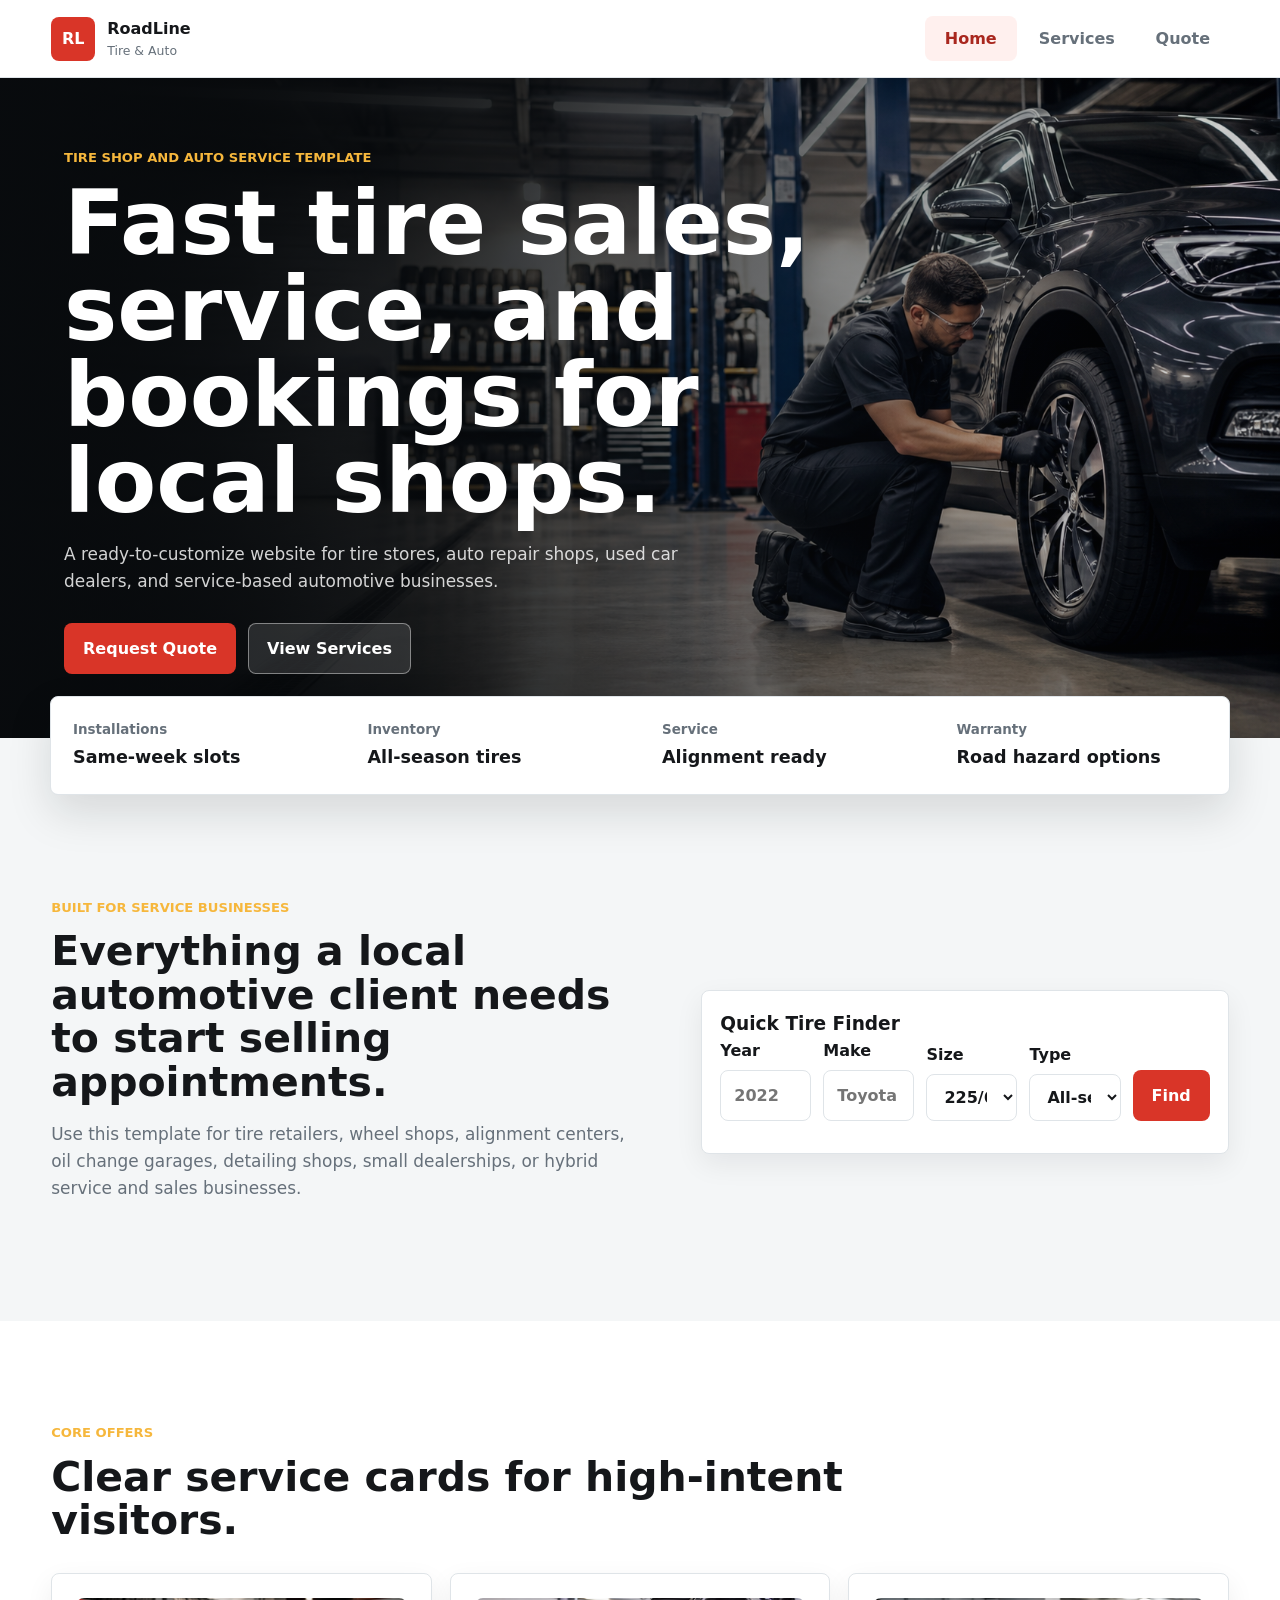
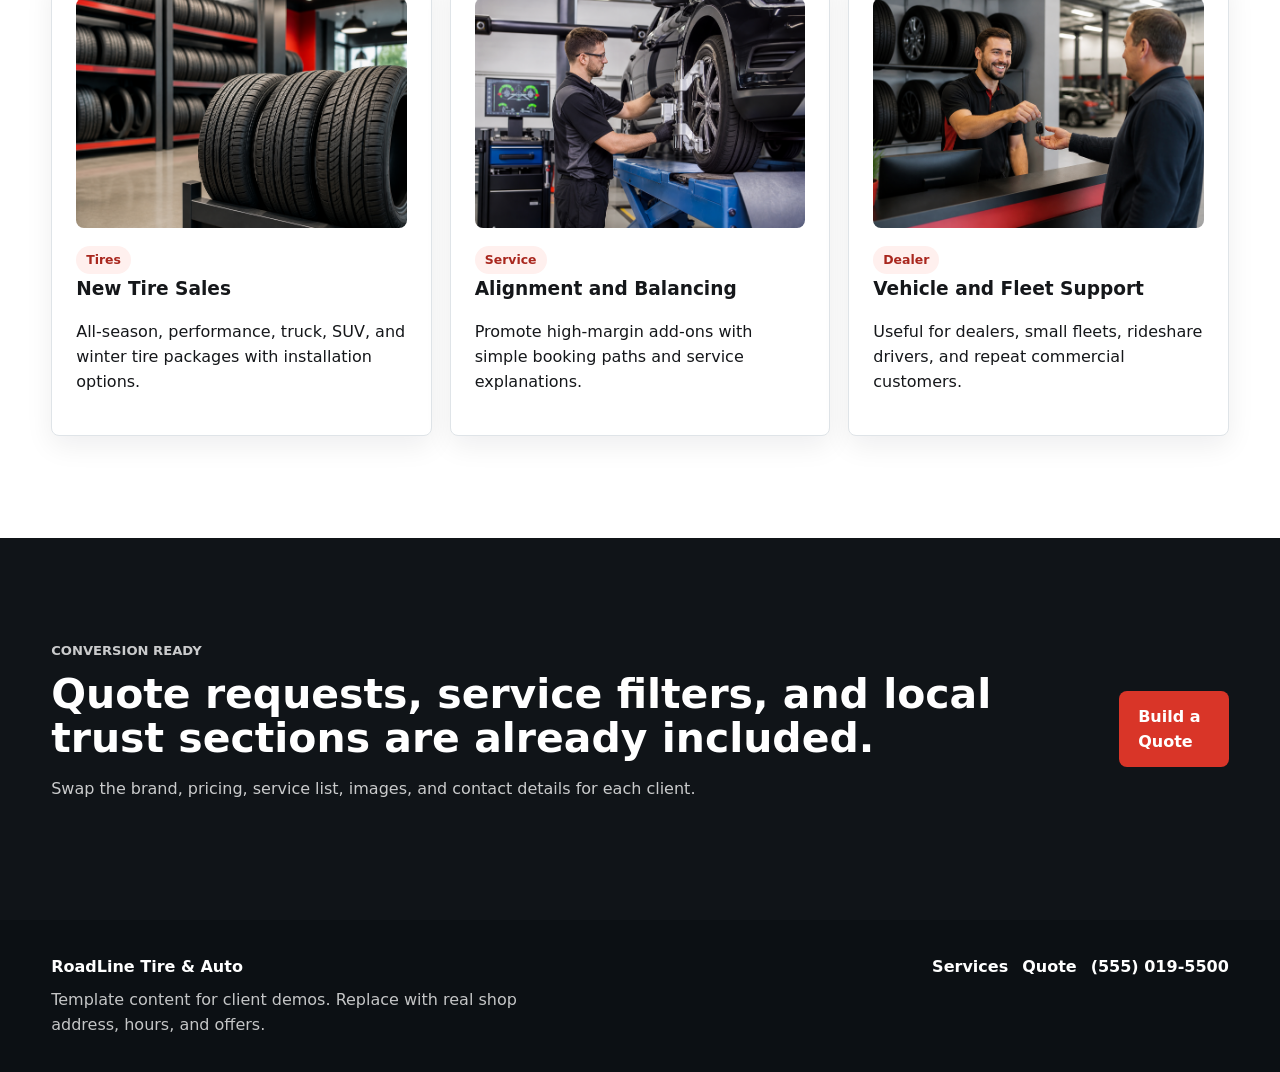
<file: index.html>
﻿<!doctype html>
<html lang="en">
<head>
  <meta charset="utf-8">
  <meta name="viewport" content="width=device-width, initial-scale=1">
  <title>RoadLine Tire & Auto | Service Website Template</title>
  <meta name="description" content="A polished tire, auto service, and dealer website template with service pages, tire finder, and quote requests.">
  <link rel="stylesheet" href="assets/styles.css">
</head>
<body>
  <header class="site-header">
    <a class="brand" href="index.html" aria-label="RoadLine home">
      <span class="brand-mark">RL</span>
      <span><strong>RoadLine</strong><small>Tire & Auto</small></span>
    </a>
    <button class="nav-toggle" type="button" aria-label="Open navigation" aria-expanded="false"><span></span><span></span><span></span></button>
    <nav class="site-nav" aria-label="Primary navigation">
      <a class="active" href="index.html">Home</a>
      <a href="services.html">Services</a>
      <a href="quote.html">Quote</a>
    </nav>
  </header>

  <main>
    <section class="hero">
      <div class="hero-media" role="img" aria-label="Modern tire and auto service shop"></div>
      <div class="hero-content">
        <p class="eyebrow">Tire shop and auto service template</p>
        <h1>Fast tire sales, service, and bookings for local shops.</h1>
        <p>A ready-to-customize website for tire stores, auto repair shops, used car dealers, and service-based automotive businesses.</p>
        <div class="actions">
          <a class="button primary" href="quote.html">Request Quote</a>
          <a class="button secondary" href="services.html">View Services</a>
        </div>
      </div>
    </section>

    <section class="quick-strip" aria-label="Shop highlights">
      <div><span>Installations</span><strong>Same-week slots</strong></div>
      <div><span>Inventory</span><strong>All-season tires</strong></div>
      <div><span>Service</span><strong>Alignment ready</strong></div>
      <div><span>Warranty</span><strong>Road hazard options</strong></div>
    </section>

    <section class="section two-column">
      <div>
        <p class="eyebrow">Built for service businesses</p>
        <h2>Everything a local automotive client needs to start selling appointments.</h2>
        <p class="section-copy">Use this template for tire retailers, wheel shops, alignment centers, oil change garages, detailing shops, small dealerships, or hybrid service and sales businesses.</p>
      </div>
      <div class="finder-panel">
        <h3>Quick Tire Finder</h3>
        <form class="finder-form" id="finderForm">
          <label>Year<input name="year" required placeholder="2022"></label>
          <label>Make<input name="make" required placeholder="Toyota"></label>
          <label>Size<select name="size" required><option>225/65R17</option><option>215/55R17</option><option>245/45R19</option><option>265/70R17</option></select></label>
          <label>Type<select name="type" required><option>All-season</option><option>Performance</option><option>Truck/SUV</option><option>Winter</option></select></label>
          <button class="button primary" type="submit">Find</button>
        </form>
        <p class="finder-result" id="finderResult" role="status" aria-live="polite"></p>
      </div>
    </section>

    <section class="section muted">
      <div class="section-heading">
        <p class="eyebrow">Core offers</p>
        <h2>Clear service cards for high-intent visitors.</h2>
      </div>
      <div class="card-grid">
        <article class="card">
          <img src="assets/images/tire-display.png" alt="New tires displayed in a showroom">
          <span class="badge">Tires</span>
          <h3>New Tire Sales</h3>
          <p>All-season, performance, truck, SUV, and winter tire packages with installation options.</p>
        </article>
        <article class="card">
          <img src="assets/images/alignment-service.png" alt="Wheel alignment service in a clean auto bay">
          <span class="badge">Service</span>
          <h3>Alignment and Balancing</h3>
          <p>Promote high-margin add-ons with simple booking paths and service explanations.</p>
        </article>
        <article class="card">
          <img src="assets/images/customer-service.png" alt="Service advisor helping a customer">
          <span class="badge">Dealer</span>
          <h3>Vehicle and Fleet Support</h3>
          <p>Useful for dealers, small fleets, rideshare drivers, and repeat commercial customers.</p>
        </article>
      </div>
    </section>

    <section class="section cta-band">
      <div>
        <p class="eyebrow">Conversion ready</p>
        <h2>Quote requests, service filters, and local trust sections are already included.</h2>
        <p>Swap the brand, pricing, service list, images, and contact details for each client.</p>
      </div>
      <a class="button primary" href="quote.html">Build a Quote</a>
    </section>
  </main>

  <footer class="site-footer">
    <div><strong>RoadLine Tire & Auto</strong><p>Template content for client demos. Replace with real shop address, hours, and offers.</p></div>
    <div class="footer-links"><a href="services.html">Services</a><a href="quote.html">Quote</a><a href="tel:+15550195500">(555) 019-5500</a></div>
  </footer>
  <script src="assets/app.js"></script>
</body>
</html>
</file>
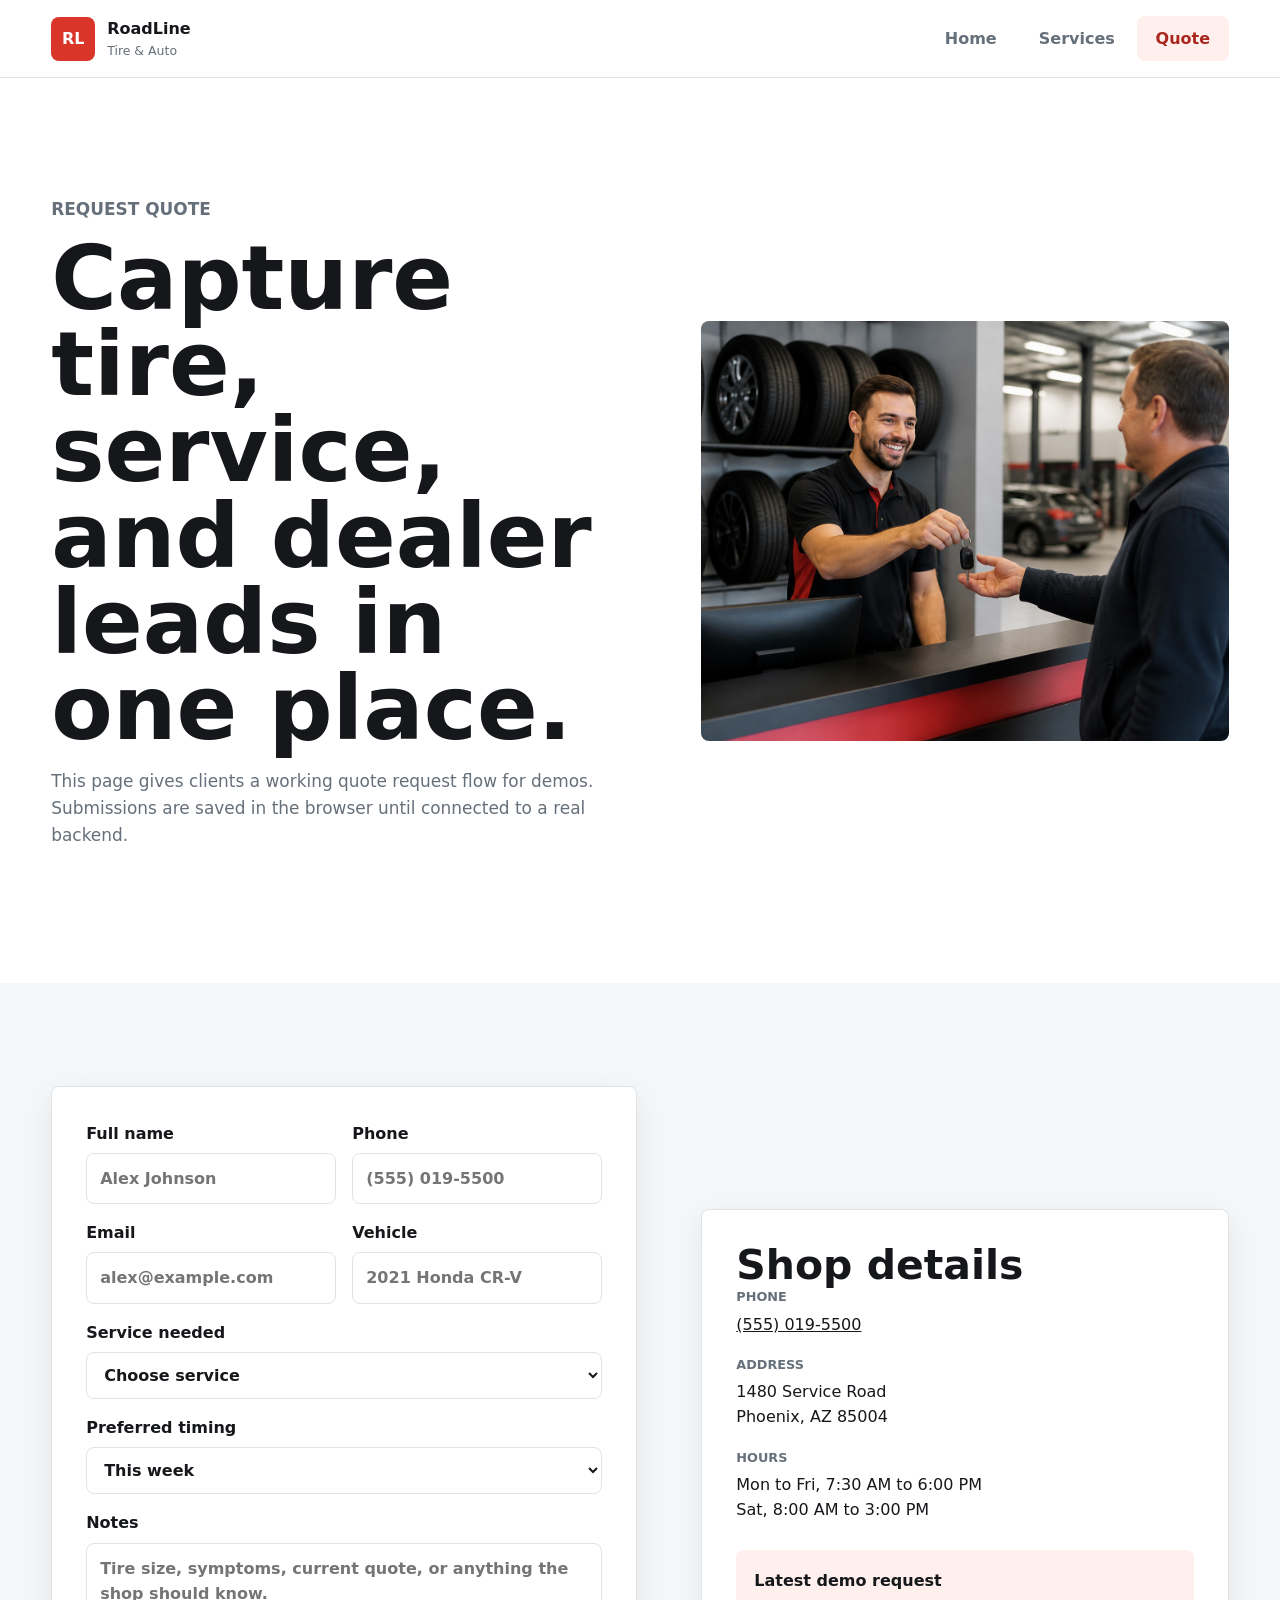
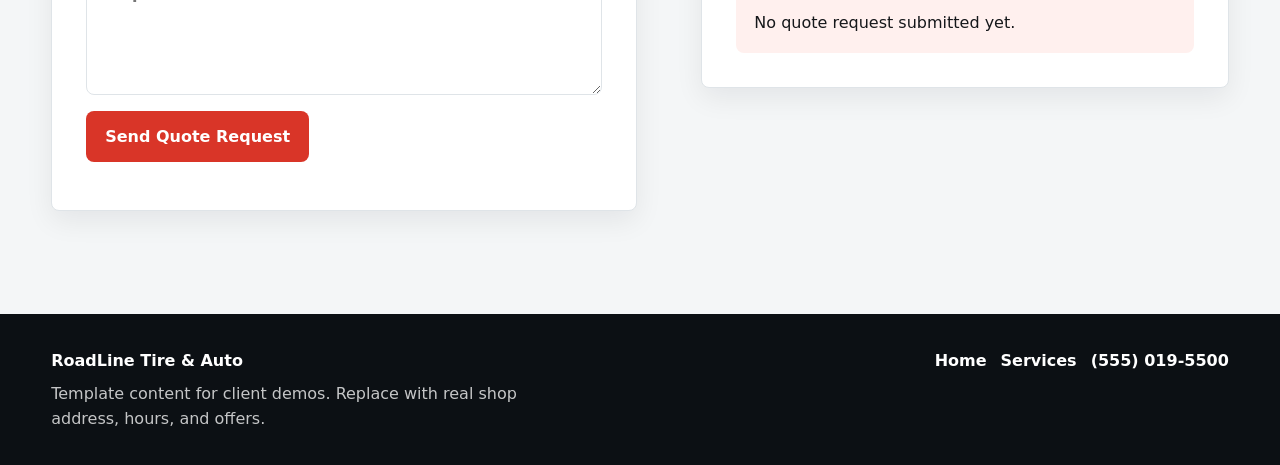
<file: quote.html>
﻿<!doctype html>
<html lang="en">
<head>
  <meta charset="utf-8">
  <meta name="viewport" content="width=device-width, initial-scale=1">
  <title>Quote | RoadLine Tire & Auto</title>
  <meta name="description" content="Quote request page template for tire shops and auto service businesses.">
  <link rel="stylesheet" href="assets/styles.css">
</head>
<body>
  <header class="site-header">
    <a class="brand" href="index.html" aria-label="RoadLine home"><span class="brand-mark">RL</span><span><strong>RoadLine</strong><small>Tire & Auto</small></span></a>
    <button class="nav-toggle" type="button" aria-label="Open navigation" aria-expanded="false"><span></span><span></span><span></span></button>
    <nav class="site-nav" aria-label="Primary navigation"><a href="index.html">Home</a><a href="services.html">Services</a><a class="active" href="quote.html">Quote</a></nav>
  </header>

  <main>
    <section class="page-hero split">
      <div>
        <p class="eyebrow">Request quote</p>
        <h1>Capture tire, service, and dealer leads in one place.</h1>
        <p>This page gives clients a working quote request flow for demos. Submissions are saved in the browser until connected to a real backend.</p>
      </div>
      <img src="assets/images/customer-service.png" alt="Service advisor helping a customer at the counter">
    </section>

    <section class="section form-layout">
      <form class="quote-form" id="quoteForm">
        <div class="form-row">
          <label>Full name<input name="name" autocomplete="name" required placeholder="Alex Johnson"></label>
          <label>Phone<input name="phone" autocomplete="tel" required placeholder="(555) 019-5500"></label>
        </div>
        <div class="form-row">
          <label>Email<input type="email" name="email" autocomplete="email" required placeholder="alex@example.com"></label>
          <label>Vehicle<input name="vehicle" placeholder="2021 Honda CR-V"></label>
        </div>
        <label>Service needed<select name="service" required><option value="">Choose service</option><option>New tire quote</option><option>Tire installation</option><option>Wheel alignment</option><option>Brake or inspection check</option><option>Fleet or dealer account</option></select></label>
        <label>Preferred timing<select name="timing" required><option>This week</option><option>Next week</option><option>Today if available</option><option>Just pricing</option></select></label>
        <label>Notes<textarea name="notes" rows="5" placeholder="Tire size, symptoms, current quote, or anything the shop should know."></textarea></label>
        <button class="button primary" type="submit">Send Quote Request</button>
        <p class="form-message" id="formMessage" role="status" aria-live="polite"></p>
      </form>

      <aside class="contact-panel">
        <h2>Shop details</h2>
        <dl>
          <div><dt>Phone</dt><dd><a href="tel:+15550195500">(555) 019-5500</a></dd></div>
          <div><dt>Address</dt><dd>1480 Service Road<br>Phoenix, AZ 85004</dd></div>
          <div><dt>Hours</dt><dd>Mon to Fri, 7:30 AM to 6:00 PM<br>Sat, 8:00 AM to 3:00 PM</dd></div>
        </dl>
        <div class="saved-quote" id="savedQuote"><strong>Latest demo request</strong><p>No quote request submitted yet.</p></div>
      </aside>
    </section>
  </main>

  <footer class="site-footer">
    <div><strong>RoadLine Tire & Auto</strong><p>Template content for client demos. Replace with real shop address, hours, and offers.</p></div>
    <div class="footer-links"><a href="index.html">Home</a><a href="services.html">Services</a><a href="tel:+15550195500">(555) 019-5500</a></div>
  </footer>
  <script src="assets/app.js"></script>
</body>
</html>
</file>
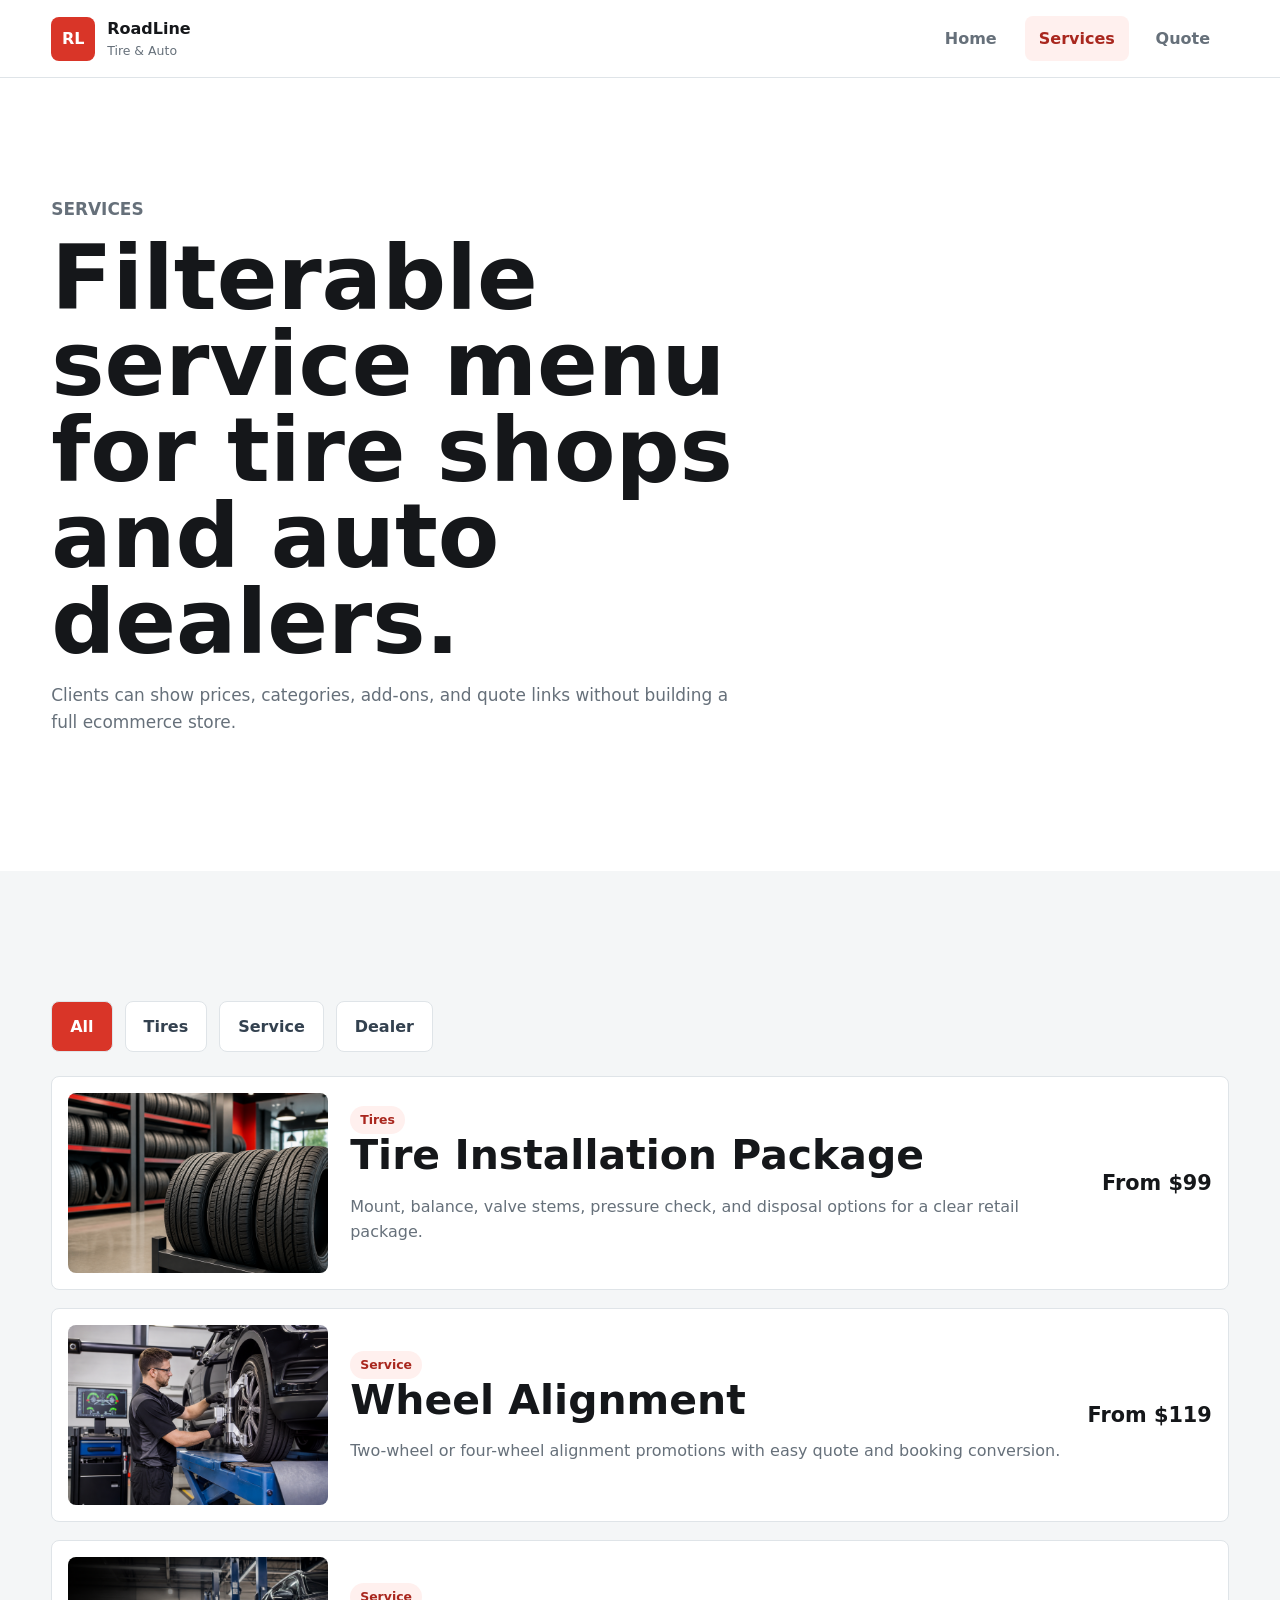
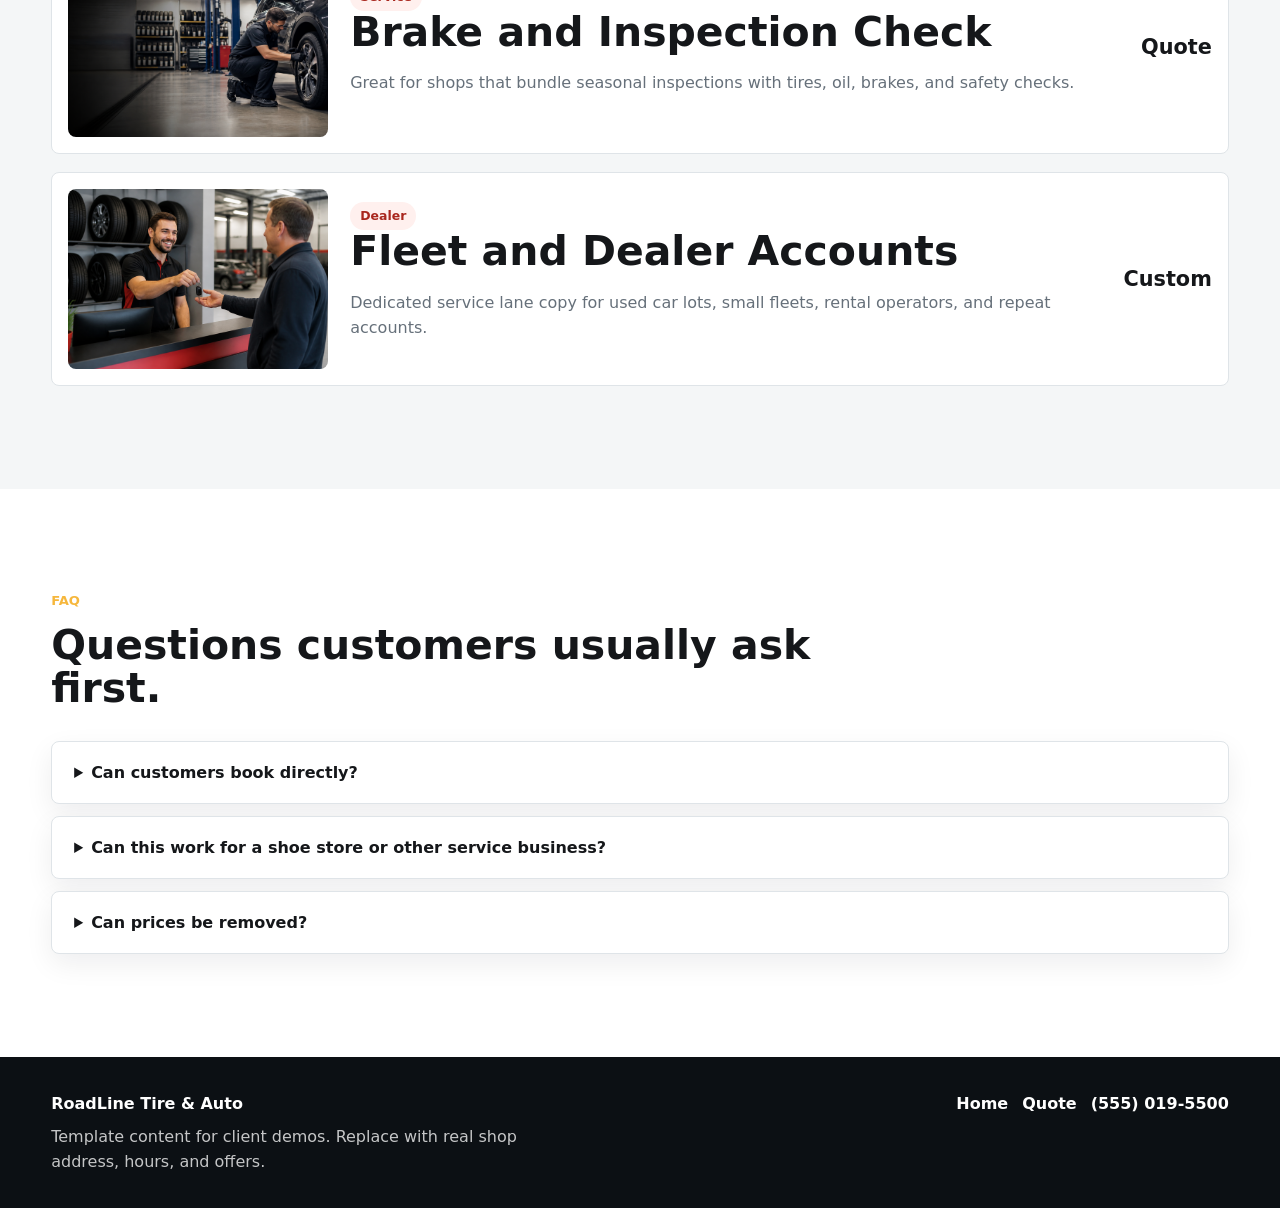
<file: services.html>
﻿<!doctype html>
<html lang="en">
<head>
  <meta charset="utf-8">
  <meta name="viewport" content="width=device-width, initial-scale=1">
  <title>Services | RoadLine Tire & Auto</title>
  <meta name="description" content="Service page template with filterable tire, repair, and dealer support offers.">
  <link rel="stylesheet" href="assets/styles.css">
</head>
<body>
  <header class="site-header">
    <a class="brand" href="index.html" aria-label="RoadLine home"><span class="brand-mark">RL</span><span><strong>RoadLine</strong><small>Tire & Auto</small></span></a>
    <button class="nav-toggle" type="button" aria-label="Open navigation" aria-expanded="false"><span></span><span></span><span></span></button>
    <nav class="site-nav" aria-label="Primary navigation"><a href="index.html">Home</a><a class="active" href="services.html">Services</a><a href="quote.html">Quote</a></nav>
  </header>

  <main>
    <section class="page-hero compact">
      <div>
        <p class="eyebrow">Services</p>
        <h1>Filterable service menu for tire shops and auto dealers.</h1>
        <p>Clients can show prices, categories, add-ons, and quote links without building a full ecommerce store.</p>
      </div>
    </section>

    <section class="section">
      <div class="filter-row" role="group" aria-label="Filter services">
        <button class="filter-button active" type="button" data-filter="all">All</button>
        <button class="filter-button" type="button" data-filter="tires">Tires</button>
        <button class="filter-button" type="button" data-filter="service">Service</button>
        <button class="filter-button" type="button" data-filter="dealer">Dealer</button>
      </div>

      <div class="service-list">
        <article class="service-row" data-category="tires">
          <img src="assets/images/tire-display.png" alt="Tire inventory display">
          <div><span class="badge">Tires</span><h2>Tire Installation Package</h2><p>Mount, balance, valve stems, pressure check, and disposal options for a clear retail package.</p></div>
          <strong class="price">From $99</strong>
        </article>
        <article class="service-row" data-category="service">
          <img src="assets/images/alignment-service.png" alt="Wheel alignment service">
          <div><span class="badge">Service</span><h2>Wheel Alignment</h2><p>Two-wheel or four-wheel alignment promotions with easy quote and booking conversion.</p></div>
          <strong class="price">From $119</strong>
        </article>
        <article class="service-row" data-category="service">
          <img src="assets/images/hero-shop.png" alt="Auto shop service bay">
          <div><span class="badge">Service</span><h2>Brake and Inspection Check</h2><p>Great for shops that bundle seasonal inspections with tires, oil, brakes, and safety checks.</p></div>
          <strong class="price">Quote</strong>
        </article>
        <article class="service-row" data-category="dealer">
          <img src="assets/images/customer-service.png" alt="Service counter customer support">
          <div><span class="badge">Dealer</span><h2>Fleet and Dealer Accounts</h2><p>Dedicated service lane copy for used car lots, small fleets, rental operators, and repeat accounts.</p></div>
          <strong class="price">Custom</strong>
        </article>
      </div>
    </section>

    <section class="section muted">
      <div class="section-heading"><p class="eyebrow">FAQ</p><h2>Questions customers usually ask first.</h2></div>
      <div class="faq-list">
        <details><summary>Can customers book directly?</summary><p>The demo form saves requests locally. For production, connect it to email, Formspree, Netlify Forms, a CRM, or a shop management API.</p></details>
        <details><summary>Can this work for a shoe store or other service business?</summary><p>Yes. The structure is service-business friendly. Replace tire inventory and auto services with product fittings, repairs, appointments, or dealer inventory.</p></details>
        <details><summary>Can prices be removed?</summary><p>Yes. Replace prices with quote labels or client-specific specials in the service rows.</p></details>
      </div>
    </section>
  </main>

  <footer class="site-footer">
    <div><strong>RoadLine Tire & Auto</strong><p>Template content for client demos. Replace with real shop address, hours, and offers.</p></div>
    <div class="footer-links"><a href="index.html">Home</a><a href="quote.html">Quote</a><a href="tel:+15550195500">(555) 019-5500</a></div>
  </footer>
  <script src="assets/app.js"></script>
</body>
</html>
</file>
<file: assets/styles.css>
﻿:root {
  --ink: #15171a;
  --muted: #66707a;
  --line: #dfe4e8;
  --surface: #ffffff;
  --soft: #f4f6f7;
  --dark: #101418;
  --brand: #d93528;
  --brand-dark: #a9271e;
  --amber: #f6b73c;
  --steel: #33414f;
  --shadow: 0 18px 44px rgba(16, 20, 24, 0.13);
  --radius: 8px;
  font-family: Inter, ui-sans-serif, system-ui, -apple-system, BlinkMacSystemFont, "Segoe UI", sans-serif;
}

* { box-sizing: border-box; }
html { scroll-behavior: smooth; }
body { margin: 0; color: var(--ink); background: var(--soft); line-height: 1.58; }
a { color: inherit; }
img { display: block; max-width: 100%; }

.site-header {
  position: sticky;
  top: 0;
  z-index: 20;
  display: flex;
  align-items: center;
  justify-content: space-between;
  gap: 24px;
  padding: 16px clamp(18px, 4vw, 64px);
  background: rgba(255, 255, 255, 0.95);
  border-bottom: 1px solid var(--line);
  backdrop-filter: blur(14px);
}

.brand { display: inline-flex; align-items: center; gap: 12px; text-decoration: none; }
.brand-mark { display: grid; width: 44px; height: 44px; place-items: center; border-radius: var(--radius); color: #fff; background: var(--brand); font-weight: 900; }
.brand strong, .brand small { display: block; }
.brand small { color: var(--muted); font-size: .78rem; }

.site-nav { display: flex; gap: 8px; align-items: center; }
.site-nav a { min-width: 92px; padding: 10px 14px; border-radius: var(--radius); color: var(--muted); font-weight: 800; text-align: center; text-decoration: none; }
.site-nav a:hover, .site-nav a.active { color: var(--brand-dark); background: #fff0ee; }
.nav-toggle { display: none; width: 44px; height: 44px; border: 1px solid var(--line); border-radius: var(--radius); background: #fff; }
.nav-toggle span { display: block; width: 18px; height: 2px; margin: 4px auto; background: var(--ink); }

.hero { position: relative; min-height: 660px; display: grid; align-items: end; padding: clamp(28px, 5vw, 76px); overflow: hidden; background: var(--dark); }
.hero-media { position: absolute; inset: 0; background: linear-gradient(90deg, rgba(9, 12, 15, .9), rgba(9, 12, 15, .58), rgba(9, 12, 15, .12)), url("images/hero-shop.png") center / cover; }
.hero-content { position: relative; max-width: 800px; color: #fff; }
.eyebrow { margin: 0 0 12px; color: var(--amber); font-size: .82rem; font-weight: 900; letter-spacing: 0; text-transform: uppercase; }
h1, h2, h3, p { overflow-wrap: anywhere; }
h1 { max-width: 13ch; margin: 0; font-size: clamp(2.6rem, 7vw, 6.2rem); line-height: .96; letter-spacing: 0; }
h2 { margin: 0; font-size: clamp(1.75rem, 3.2vw, 3rem); line-height: 1.06; letter-spacing: 0; }
h3 { margin: 0; font-size: 1.16rem; }
.hero p:not(.eyebrow), .page-hero p, .section-copy { max-width: 680px; color: rgba(255,255,255,.82); font-size: 1.06rem; }
.page-hero p, .section-copy { color: var(--muted); }

.actions, .filter-row { display: flex; flex-wrap: wrap; gap: 12px; margin-top: 28px; }
.button, .filter-button { display: inline-flex; min-height: 46px; align-items: center; justify-content: center; gap: 8px; border: 1px solid transparent; border-radius: var(--radius); padding: 12px 18px; font: inherit; font-weight: 900; text-decoration: none; cursor: pointer; }
.button.primary { color: #fff; background: var(--brand); }
.button.primary:hover { background: var(--brand-dark); }
.button.secondary { color: #fff; border-color: rgba(255,255,255,.42); background: rgba(255,255,255,.12); }
.button.light { color: var(--ink); background: #fff; border-color: var(--line); }

.quick-strip { position: relative; z-index: 2; display: grid; grid-template-columns: repeat(4, 1fr); max-width: 1180px; margin: -42px auto 0; overflow: hidden; border: 1px solid var(--line); border-radius: var(--radius); background: var(--line); box-shadow: var(--shadow); }
.quick-strip div { padding: 22px; background: #fff; }
.quick-strip span { display: block; color: var(--muted); font-size: .84rem; font-weight: 700; }
.quick-strip strong { display: block; margin-top: 4px; font-size: 1.1rem; }

.section { padding: clamp(54px, 8vw, 104px) clamp(18px, 4vw, 64px); }
.muted { background: #fff; }
.two-column, .form-layout, .page-hero.split { display: grid; grid-template-columns: minmax(0, 1fr) minmax(320px, .9fr); gap: clamp(28px, 5vw, 72px); align-items: center; }
.section-heading { max-width: 800px; margin-bottom: 30px; }
.card-grid { display: grid; grid-template-columns: repeat(3, 1fr); gap: 18px; }
.card, .service-card, .vehicle-card, .quote-form, .contact-panel, details, .finder-panel { border: 1px solid var(--line); border-radius: var(--radius); background: var(--surface); box-shadow: 0 10px 28px rgba(16, 20, 24, .07); }
.card, .service-card { padding: 24px; }
.card img, .service-card img, .vehicle-card img { width: 100%; height: 230px; object-fit: cover; border-radius: var(--radius); margin-bottom: 18px; }
.badge { display: inline-flex; align-items: center; min-height: 28px; padding: 4px 10px; border-radius: 999px; color: var(--brand-dark); background: #fff0ee; font-size: .78rem; font-weight: 900; }

.finder-panel { margin-top: 28px; padding: 18px; }
.finder-form { display: grid; grid-template-columns: repeat(4, 1fr) auto; gap: 12px; align-items: end; }
.finder-form label, .quote-form label { display: grid; gap: 7px; margin: 0; color: var(--ink); font-weight: 900; }
input, select, textarea { width: 100%; border: 1px solid var(--line); border-radius: var(--radius); padding: 12px 13px; color: var(--ink); background: #fff; font: inherit; }
input:focus, select:focus, textarea:focus { outline: 3px solid rgba(217, 53, 40, .15); border-color: var(--brand); }
.finder-result, .form-message { margin: 14px 0 0; color: var(--brand-dark); font-weight: 900; }

.page-hero { padding: clamp(70px, 10vw, 118px) clamp(18px, 4vw, 64px); background: #fff; }
.page-hero.compact { min-height: 340px; display: grid; align-items: end; }
.page-hero h1 { color: var(--ink); }
.page-hero.split img { width: 100%; height: 420px; object-fit: cover; border-radius: var(--radius); }

.filter-button { color: var(--steel); border-color: var(--line); background: #fff; }
.filter-button.active { color: #fff; background: var(--brand); }
.service-list { display: grid; gap: 18px; margin-top: 24px; }
.service-row { display: grid; grid-template-columns: 260px minmax(0, 1fr) auto; gap: 22px; align-items: center; padding: 16px; border: 1px solid var(--line); border-radius: var(--radius); background: #fff; }
.service-row[hidden] { display: none; }
.service-row img { width: 100%; height: 180px; object-fit: cover; border-radius: var(--radius); }
.service-row p { color: var(--muted); }
.price { font-size: 1.3rem; font-weight: 900; white-space: nowrap; }

.inventory-grid { display: grid; grid-template-columns: repeat(3, 1fr); gap: 18px; }
.vehicle-card { overflow: hidden; }
.vehicle-card div { padding: 0 20px 20px; }
.vehicle-card img { border-radius: 0; margin: 0 0 18px; }
.vehicle-card ul { margin: 14px 0 0; padding-left: 18px; color: var(--muted); }

.quote-form, .contact-panel { padding: clamp(22px, 4vw, 34px); }
.form-row { display: grid; grid-template-columns: repeat(2, 1fr); gap: 16px; margin-bottom: 16px; }
.quote-form > label { margin-bottom: 16px; }
textarea { resize: vertical; }
.contact-panel dl { display: grid; gap: 18px; margin: 0; }
dt { color: var(--muted); font-size: .8rem; font-weight: 900; text-transform: uppercase; }
dd { margin: 4px 0 0; }
.saved-quote { margin-top: 28px; padding: 18px; border-radius: var(--radius); background: #fff0ee; }
.saved-quote p { margin-bottom: 0; }
.faq-list { display: grid; gap: 12px; }
details { padding: 18px 22px; }
summary { font-weight: 900; cursor: pointer; }

.cta-band { display: flex; align-items: center; justify-content: space-between; gap: 28px; color: #fff; background: var(--dark); }
.cta-band p { color: rgba(255,255,255,.78); }
.site-footer { display: flex; justify-content: space-between; gap: 24px; padding: 34px clamp(18px, 4vw, 64px); color: rgba(255,255,255,.76); background: #0c1014; }
.site-footer strong { color: #fff; }
.site-footer p { max-width: 520px; margin: 8px 0 0; }
.footer-links { display: flex; flex-wrap: wrap; align-items: start; justify-content: end; gap: 14px; }
.footer-links a { color: #fff; font-weight: 900; text-decoration: none; }

@media (max-width: 940px) {
  .nav-toggle { display: block; }
  .site-nav { position: absolute; left: 18px; right: 18px; top: 74px; display: none; flex-direction: column; align-items: stretch; padding: 10px; border: 1px solid var(--line); border-radius: var(--radius); background: #fff; box-shadow: var(--shadow); }
  .site-nav.open { display: flex; }
  .site-nav a { width: 100%; }
  .quick-strip, .card-grid, .two-column, .form-layout, .page-hero.split, .finder-form, .inventory-grid, .form-row { grid-template-columns: 1fr; }
  .quick-strip { margin: 0; border-radius: 0; }
  .service-row { grid-template-columns: 1fr; }
  .service-row img { height: 240px; }
  .cta-band, .site-footer { flex-direction: column; align-items: stretch; }
  .footer-links { justify-content: start; }
}

@media (max-width: 520px) {
  .site-header { padding: 14px 16px; }
  .hero { min-height: 610px; padding: 28px 18px; }
  .hero-media { background: linear-gradient(180deg, rgba(9,12,15,.28), rgba(9,12,15,.94)), url("images/hero-shop.png") center / cover; }
  h1 { font-size: 2.72rem; }
  .button, .filter-button { width: 100%; }
}
</file>
